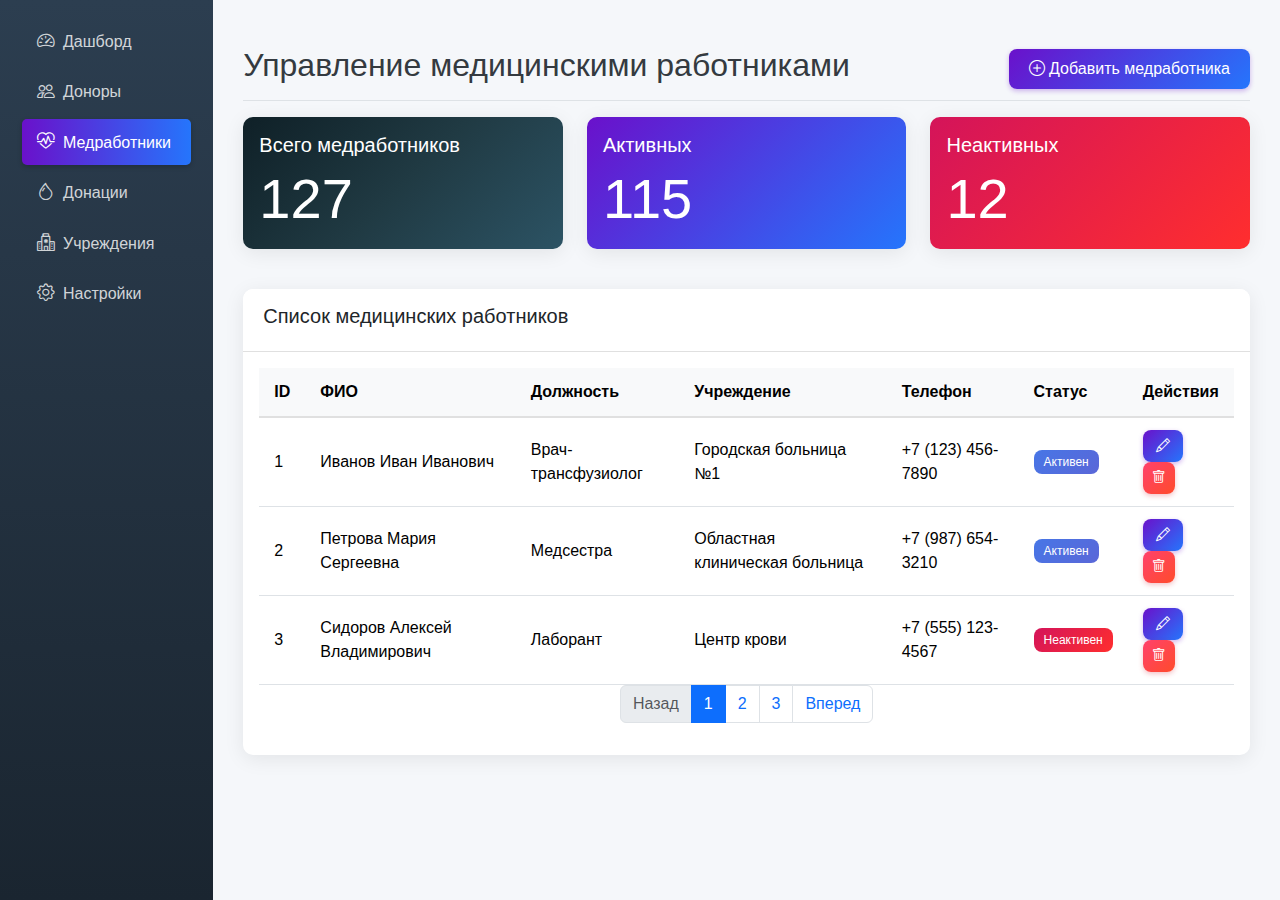
<file: fronted/others_str/admin_dashboard.html>
<!DOCTYPE html>
<html lang="ru">
<head>
    <meta charset="UTF-8">
    <meta name="viewport" content="width=device-width, initial-scale=1.0">
    <title>Админ-панель - Медработники</title>
    <link href="https://cdn.jsdelivr.net/npm/bootstrap@5.3.0/dist/css/bootstrap.min.css" rel="stylesheet">
    <link rel="stylesheet" href="https://cdn.jsdelivr.net/npm/bootstrap-icons@1.10.0/font/bootstrap-icons.css">
    <style>
        :root {
          --primary-color: #6a11cb;
          --secondary-color: #2575fc;
          --sidebar-bg: #2c3e50;
          --sidebar-active: #6a11cb;
          --card-bg: #ffffff;
          --table-header: #f8f9fa;
          --success-color: #4776e6; /* Синий вместо зеленого */
          --warning-color: #ff7e5f;
          --danger-color: #dc3545;
          --text-dark: #343a40;
          --text-light: #f8f9fa;
          --border-color: #e0e0e0;
        }

        body {
          background-color: #f5f7fa;
          font-family: 'Segoe UI', Tahoma, Geneva, Verdana, sans-serif;
          color: var(--text-dark);
        }

        .sidebar {
          min-height: 100vh;
          background: linear-gradient(180deg, var(--sidebar-bg) 0%, #1a2530 100%);
          box-shadow: 2px 0 10px rgba(0, 0, 0, 0.1);
        }

        .sidebar .nav-link {
          color: rgba(255, 255, 255, 0.8);
          border-radius: 5px;
          margin: 2px 10px;
          padding: 10px 15px;
          transition: all 0.3s ease;
        }

        .sidebar .nav-link:hover {
          color: white;
          background-color: rgba(255, 255, 255, 0.1);
        }

        .sidebar .nav-link.active {
          color: white;
          background: linear-gradient(90deg, var(--primary-color) 0%, var(--secondary-color) 100%);
          box-shadow: 0 2px 5px rgba(0, 0, 0, 0.2);
        }

        .sidebar .nav-link i {
          margin-right: 10px;
          font-size: 1.1rem;
        }

        .main-content {
          padding: 30px;
          background-color: #f5f7fa;
        }

        .card {
          border: none;
          border-radius: 10px;
          box-shadow: 0 4px 20px rgba(0, 0, 0, 0.08);
          background-color: var(--card-bg);
          margin-bottom: 20px;
          transition: transform 0.3s ease, box-shadow 0.3s ease;
        }

        .card:hover {
          transform: translateY(-2px);
          box-shadow: 0 6px 25px rgba(0, 0, 0, 0.12);
        }

        .card-header {
          background-color: white;
          border-bottom: 1px solid var(--border-color);
          font-weight: 600;
          padding: 15px 20px;
          border-radius: 10px 10px 0 0 !important;
        }

        .btn-primary {
          background: linear-gradient(135deg, var(--primary-color) 0%, var(--secondary-color) 100%);
          border: none;
          padding: 8px 20px;
          border-radius: 8px;
          box-shadow: 0 2px 5px rgba(106, 17, 203, 0.3);
        }

        .btn-primary:hover {
          background: linear-gradient(135deg, #5a0cb3 0%, #1a65e8 100%);
          transform: translateY(-1px);
          box-shadow: 0 4px 8px rgba(106, 17, 203, 0.4);
        }

        .btn-outline-primary {
          border-color: var(--primary-color);
          color: var(--primary-color);
        }

        .btn-outline-primary:hover {
          background-color: var(--primary-color);
          border-color: var(--primary-color);
        }

        .btn-danger {
          background: linear-gradient(135deg, #ff416c 0%, #ff4b2b 100%);
          border: none;
          box-shadow: 0 2px 5px rgba(220, 53, 69, 0.3);
        }

        .btn-danger:hover {
          background: linear-gradient(135deg, #e03a5f 0%, #e04328 100%);
        }

        .card.text-white.bg-primary {
        background: linear-gradient(135deg, #0f2027 0%, #203a43 50%, #2c5364 100%);}
        .card.text-white.bg-success {
          background: linear-gradient(135deg, #6a11cb 0%, #2575fc 100%) !important; /* Фиолетово-голубой */
        }

        .card.text-white.bg-warning {
          background: linear-gradient(135deg, #d4145a 0%, #ff2e2e 100%) !important; /* Ярко-красный градиент */
        }

        .table {
          margin-bottom: 0;
        }

        .table thead th {
          background-color: var(--table-header);
          border-bottom: 2px solid var(--border-color);
          font-weight: 600;
          padding: 12px 15px;
        }

        .table tbody tr {
          transition: background-color 0.2s ease;
        }

        .table tbody tr:hover {
          background-color: rgba(106, 17, 203, 0.05);
        }

        .table td {
          padding: 12px 15px;
          vertical-align: middle;
        }

        .badge {
          padding: 6px 10px;
          font-weight: 500;
          border-radius: 8px;
        }

        .badge.bg-success {
          background: linear-gradient(135deg, var(--success-color) 0%, #5a67d8 100%);
          color: white;
        }

        .badge.bg-warning {
          background: linear-gradient(135deg, #d4145a 0%, #ff2e2e 100%) !important; /* Ярко-красный градиент */
          color: white;
        }

        .modal-content {
          border: none;
          border-radius: 12px;
          box-shadow: 0 10px 30px rgba(0, 0, 0, 0.15);
        }

        .modal-header {
          background: linear-gradient(135deg, var(--primary-color) 0%, var(--secondary-color) 100%);
          color: white;
          border-radius: 12px 12px 0 0 !important;
          padding: 15px 20px;
        }

        .modal-title {
          font-weight: 600;
        }

        .form-control, .form-select {
          border: 1px solid var(--border-color);
          border-radius: 8px;
          padding: 10px 15px;
          transition: border-color 0.3s ease, box-shadow 0.3s ease;
        }

        .form-control:focus, .form-select:focus {
          border-color: var(--primary-color);
          box-shadow: 0 0 0 0.25rem rgba(106, 17, 203, 0.25);
        }

        .stat-card {
          border-radius: 12px;
          overflow: hidden;
          transition: transform 0.3s ease;
        }

        .stat-card:hover {
          transform: translateY(-5px);
        }

        .stat-card .card-body {
          padding: 20px;
        }

        .stat-card .card-title {
          font-size: 1rem;
          opacity: 0.9;
          margin-bottom: 10px;
        }

        .stat-card .card-text {
          font-size: 2rem;
          font-weight: 700;
        }

        .action-btn {
          width: 32px;
          height: 32px;
          display: inline-flex;
          align-items: center;
          justify-content: center;
          border-radius: 8px;
          transition: all 0.2s ease;
        }

        .action-btn:hover {
          transform: scale(1.1);
        }

        @media (max-width: 768px) {
          .main-content {
            padding: 15px;
          }

          .sidebar {
            position: fixed;
            z-index: 1000;
            width: 250px;
            transform: translateX(-100%);
            transition: transform 0.3s ease;
          }

          .sidebar.show {
            transform: translateX(0);
          }

          .stat-card .card-text {
            font-size: 1.5rem;
          }
        }
    </style>
</head>
<body>
    <div class="container-fluid">
        <div class="row">
            <div class="col-md-3 col-lg-2 d-md-block sidebar collapse bg-dark">
                <div class="position-sticky pt-3">
                    <ul class="nav flex-column">
                        <li class="nav-item">
                            <a class="nav-link" href="#">
                                <i class="bi bi-speedometer2 me-2"></i>Дашборд
                            </a>
                        </li>
                        <li class="nav-item">
                            <a class="nav-link" href="#">
                                <i class="bi bi-people me-2"></i>Доноры
                            </a>
                        </li>
                        <li class="nav-item">
                            <a class="nav-link active" href="#">
                                <i class="bi bi-heart-pulse me-2"></i>Медработники
                            </a>
                        </li>
                        <li class="nav-item">
                            <a class="nav-link" href="#">
                                <i class="bi bi-droplet me-2"></i>Донации
                            </a>
                        </li>
                        <li class="nav-item">
                            <a class="nav-link" href="#">
                                <i class="bi bi-hospital me-2"></i>Учреждения
                            </a>
                        </li>
                        <li class="nav-item">
                            <a class="nav-link" href="#">
                                <i class="bi bi-gear me-2"></i>Настройки
                            </a>
                        </li>
                    </ul>
                </div>
            </div>

            <main class="col-md-9 ms-sm-auto col-lg-10 main-content">
                <div class="d-flex justify-content-between flex-wrap flex-md-nowrap align-items-center pt-3 pb-2 mb-3 border-bottom">
                    <h1 class="h2">Управление медицинскими работниками</h1>
                    <div class="btn-toolbar mb-2 mb-md-0">
                        <button class="btn btn-primary" data-bs-toggle="modal" data-bs-target="#addMedicalWorkerModal">
                            <i class="bi bi-plus-circle"></i> Добавить медработника
                        </button>
                    </div>
                </div>

                <div class="row mb-4">
                    <div class="col-md-4">
                        <div class="card text-white bg-primary mb-3">
                            <div class="card-body">
                                <h5 class="card-title">Всего медработников</h5>
                                <p class="card-text display-4">127</p>
                            </div>
                        </div>
                    </div>
                    <div class="col-md-4">
                        <div class="card text-white bg-success mb-3">
                            <div class="card-body">
                                <h5 class="card-title">Активных</h5>
                                <p class="card-text display-4">115</p>
                            </div>
                        </div>
                    </div>
                    <div class="col-md-4">
                        <div class="card text-white bg-warning mb-3">
                            <div class="card-body">
                                <h5 class="card-title">Неактивных</h5>
                                <p class="card-text display-4">12</p>
                            </div>
                        </div>
                    </div>
                </div>

                <div class="card">
                    <div class="card-header">
                        <h5 class="card-title">Список медицинских работников</h5>
                    </div>
                    <div class="card-body">
                        <div class="table-responsive">
                            <table class="table table-hover">
                                <thead>
                                    <tr>
                                        <th>ID</th>
                                        <th>ФИО</th>
                                        <th>Должность</th>
                                        <th>Учреждение</th>
                                        <th>Телефон</th>
                                        <th>Статус</th>
                                        <th>Действия</th>
                                    </tr>
                                </thead>
                                <tbody>
                                    <tr>
                                        <td>1</td>
                                        <td>Иванов Иван Иванович</td>
                                        <td>Врач-трансфузиолог</td>
                                        <td>Городская больница №1</td>
                                        <td>+7 (123) 456-7890</td>
                                        <td><span class="badge bg-success">Активен</span></td>
                                        <td>
                                            <button class="btn btn-sm btn-primary action-btn" data-bs-toggle="modal" data-bs-target="#editMedicalWorkerModal">
                                                <i class="bi bi-pencil"></i>
                                            </button>
                                            <button class="btn btn-sm btn-danger action-btn">
                                                <i class="bi bi-trash"></i>
                                            </button>
                                        </td>
                                    </tr>
                                    <tr>
                                        <td>2</td>
                                        <td>Петрова Мария Сергеевна</td>
                                        <td>Медсестра</td>
                                        <td>Областная клиническая больница</td>
                                        <td>+7 (987) 654-3210</td>
                                        <td><span class="badge bg-success">Активен</span></td>
                                        <td>
                                            <button class="btn btn-sm btn-primary action-btn" data-bs-toggle="modal" data-bs-target="#editMedicalWorkerModal">
                                                <i class="bi bi-pencil"></i>
                                            </button>
                                            <button class="btn btn-sm btn-danger action-btn">
                                                <i class="bi bi-trash"></i>
                                            </button>
                                        </td>
                                    </tr>
                                    <tr>
                                        <td>3</td>
                                        <td>Сидоров Алексей Владимирович</td>
                                        <td>Лаборант</td>
                                        <td>Центр крови</td>
                                        <td>+7 (555) 123-4567</td>
                                        <td><span class="badge bg-warning">Неактивен</span></td>
                                        <td>
                                            <button class="btn btn-sm btn-primary action-btn" data-bs-toggle="modal" data-bs-target="#editMedicalWorkerModal">
                                                <i class="bi bi-pencil"></i>
                                            </button>
                                            <button class="btn btn-sm btn-danger action-btn">
                                                <i class="bi bi-trash"></i>
                                            </button>
                                        </td>
                                    </tr>
                                </tbody>
                            </table>
                        </div>
                        <nav aria-label="Page navigation">
                            <ul class="pagination justify-content-center">
                                <li class="page-item disabled">
                                    <a class="page-link" href="#" tabindex="-1" aria-disabled="true">Назад</a>
                                </li>
                                <li class="page-item active"><a class="page-link" href="#">1</a></li>
                                <li class="page-item"><a class="page-link" href="#">2</a></li>
                                <li class="page-item"><a class="page-link" href="#">3</a></li>
                                <li class="page-item">
                                    <a class="page-link" href="#">Вперед</a>
                                </li>
                            </ul>
                        </nav>
                    </div>
                </div>
            </main>
        </div>
    </div>

    <!-- Add Medical Worker Modal -->
    <div class="modal fade" id="addMedicalWorkerModal" tabindex="-1" aria-labelledby="addMedicalWorkerModalLabel" aria-hidden="true">
        <div class="modal-dialog modal-lg">
            <div class="modal-content">
                <div class="modal-header">
                    <h5 class="modal-title" id="addMedicalWorkerModalLabel">Добавить медицинского работника</h5>
                    <button type="button" class="btn-close" data-bs-dismiss="modal" aria-label="Close"></button>
                </div>
                <div class="modal-body">
                    <form id="addMedicalWorkerForm">
                        <div class="row mb-3">
                            <div class="col-md-4">
                                <label for="surname" class="form-label">Фамилия</label>
                                <input type="text" class="form-control" id="surname" required>
                            </div>
                            <div class="col-md-4">
                                <label for="name" class="form-label">Имя</label>
                                <input type="text" class="form-control" id="name" required>
                            </div>
                            <div class="col-md-4">
                                <label for="namedad" class="form-label">Отчество</label>
                                <input type="text" class="form-control" id="namedad">
                            </div>
                        </div>
                        <div class="row mb-3">
                            <div class="col-md-6">
                                <label for="email" class="form-label">Email</label>
                                <input type="email" class="form-control" id="email" required>
                            </div>
                            <div class="col-md-6">
                                <label for="password" class="form-label">Пароль</label>
                                <input type="password" class="form-control" id="password" required>
                            </div>
                        </div>
                        <div class="row mb-3">
                            <div class="col-md-6">
                                <label for="jobTitle" class="form-label">Должность</label>
                                <input type="text" class="form-control" id="jobTitle" required>
                            </div>
                            <div class="col-md-6">
                                <label for="hospital" class="form-label">Учреждение</label>
                                <select class="form-select" id="hospital" required>
                                    <option value="" selected disabled>Выберите учреждение</option>
                                    <option value="1">Городская больница №1</option>
                                    <option value="2">Областная клиническая больница</option>
                                    <option value="3">Центр крови</option>
                                    <option value="4">Детская городская больница</option>
                                </select>
                            </div>
                        </div>
                        <div class="row mb-3">
                            <div class="col-md-6">
                                <label for="phone" class="form-label">Телефон</label>
                                <input type="tel" class="form-control" id="phone" required>
                            </div>
                            <div class="col-md-6">
                                <label for="status" class="form-label">Статус</label>
                                <select class="form-select" id="status" required>
                                    <option value="active" selected>Активен</option>
                                    <option value="inactive">Неактивен</option>
                                </select>
                            </div>
                        </div>
                    </form>
                </div>
                <div class="modal-footer">
                    <button type="button" class="btn btn-secondary" data-bs-dismiss="modal">Отмена</button>
                    <button type="button" class="btn btn-primary">Сохранить</button>
                </div>
            </div>
        </div>
    </div>

    <div class="modal fade" id="editMedicalWorkerModal" tabindex="-1" aria-labelledby="editMedicalWorkerModalLabel" aria-hidden="true">
        <div class="modal-dialog modal-lg">
            <div class="modal-content">
                <div class="modal-header">
                    <h5 class="modal-title" id="editMedicalWorkerModalLabel">Редактировать медицинского работника</h5>
                    <button type="button" class="btn-close" data-bs-dismiss="modal" aria-label="Close"></button>
                </div>
                <div class="modal-body">
                    <form id="editMedicalWorkerForm">
                        <div class="row mb-3">
                            <div class="col-md-4">
                                <label for="editSurname" class="form-label">Фамилия</label>
                                <input type="text" class="form-control" id="editSurname" value="Иванов" required>
                            </div>
                            <div class="col-md-4">
                                <label for="editName" class="form-label">Имя</label>
                                <input type="text" class="form-control" id="editName" value="Иван" required>
                            </div>
                            <div class="col-md-4">
                                <label for="editNamedad" class="form-label">Отчество</label>
                                <input type="text" class="form-control" id="editNamedad" value="Иванович">
                            </div>
                        </div>
                        <div class="row mb-3">
                            <div class="col-md-6">
                                <label for="editEmail" class="form-label">Email</label>
                                <input type="email" class="form-control" id="editEmail" value="ivanov@example.com" required>
                            </div>
                            <div class="col-md-6">
                                <label for="editPassword" class="form-label">Пароль (оставьте пустым, чтобы не менять)</label>
                                <input type="password" class="form-control" id="editPassword">
                            </div>
                        </div>
                        <div class="row mb-3">
                            <div class="col-md-6">
                                <label for="editJobTitle" class="form-label">Должность</label>
                                <input type="text" class="form-control" id="editJobTitle" value="Врач-трансфузиолог" required>
                            </div>
                            <div class="col-md-6">
                                <label for="editHospital" class="form-label">Учреждение</label>
                                <select class="form-select" id="editHospital" required>
                                    <option value="1" selected>Городская больница №1</option>
                                    <option value="2">Областная клиническая больница</option>
                                    <option value="3">Центр крови</option>
                                    <option value="4">Детская городская больница</option>
                                </select>
                            </div>
                        </div>
                        <div class="row mb-3">
                            <div class="col-md-6">
                                <label for="editPhone" class="form-label">Телефон</label>
                                <input type="tel" class="form-control" id="editPhone" value="+7 (123) 456-7890" required>
                            </div>
                            <div class="col-md-6">
                                <label for="editStatus" class="form-label">Статус</label>
                                <select class="form-select" id="editStatus" required>
                                    <option value="active" selected>Активен</option>
                                    <option value="inactive">Неактивен</option>
                                </select>
                            </div>
                        </div>
                    </form>
                </div>
                <div class="modal-footer">
                    <button type="button" class="btn btn-secondary" data-bs-dismiss="modal">Отмена</button>
                    <button type="button" class="btn btn-primary">Сохранить изменения</button>
                </div>
            </div>
        </div>
    </div>

    <div class="modal fade" id="deleteConfirmationModal" tabindex="-1" aria-labelledby="deleteConfirmationModalLabel" aria-hidden="true">
        <div class="modal-dialog">
            <div class="modal-content">
                <div class="modal-header">
                    <h5 class="modal-title" id="deleteConfirmationModalLabel">Подтверждение удаления</h5>
                    <button type="button" class="btn-close" data-bs-dismiss="modal" aria-label="Close"></button>
                </div>
                <div class="modal-body">
                    Вы уверены, что хотите удалить этого медицинского работника? Это действие нельзя отменить.
                </div>
                <div class="modal-footer">
                    <button type="button" class="btn btn-secondary" data-bs-dismiss="modal">Отмена</button>
                    <button type="button" class="btn btn-danger">Удалить</button>
                </div>
            </div>
        </div>
    </div>

    <script src="https://cdn.jsdelivr.net/npm/bootstrap@5.3.0/dist/js/bootstrap.bundle.min.js"></script>
    <script>
        // Здесь будет JavaScript код для работы с API
        document.addEventListener('DOMContentLoaded', function() {
            // Инициализация модальных окон и обработчиков событий

            // Пример обработчика для кнопки удаления
            document.querySelectorAll('.btn-danger').forEach(button => {
                button.addEventListener('click', function() {
                    const medicalWorkerId = this.closest('tr').querySelector('td').textContent;
                    const medicalWorkerName = this.closest('tr').querySelectorAll('td')[1].textContent;

                    // Можно установить имя в модальное окно подтверждения
                    const modal = new bootstrap.Modal(document.getElementById('deleteConfirmationModal'));
                    modal.show();
                });
            });

            // Обработчики для форм добавления/редактирования
            // Здесь должна быть логика отправки данных на сервер
        });
    </script>
</body>
</html>
</file>
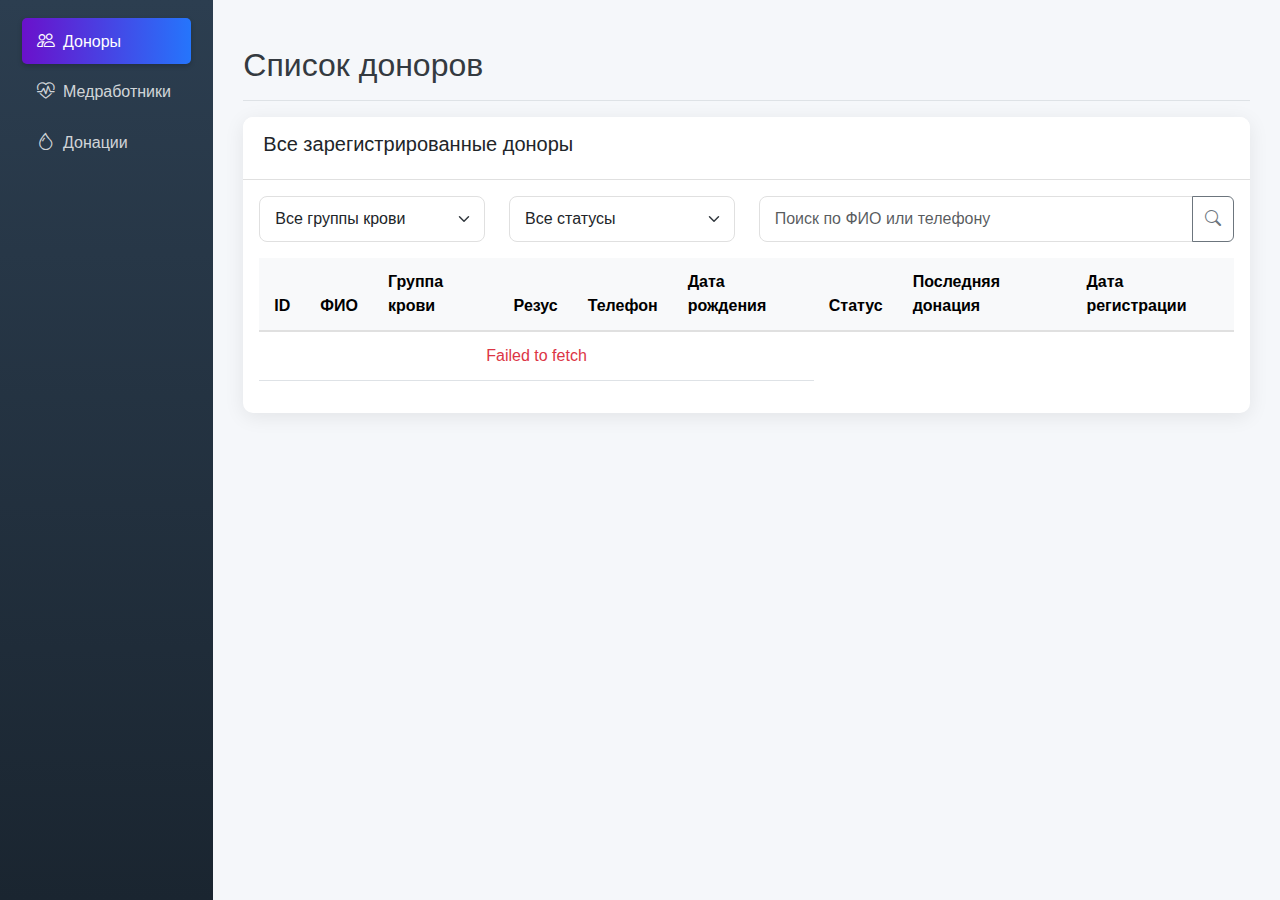
<file: fronted/others_str/admin_spisok_donors.html>
<!DOCTYPE html>
<html lang="ru">
	<head>
		<meta charset="UTF-8" />
		<meta name="viewport" content="width=device-width, initial-scale=1.0" />
		<title>Админ-панель - Доноры</title>
		<link href="https://cdn.jsdelivr.net/npm/bootstrap@5.3.0/dist/css/bootstrap.min.css" rel="stylesheet" />
		<link rel="stylesheet" href="https://cdn.jsdelivr.net/npm/bootstrap-icons@1.10.0/font/bootstrap-icons.css" />
		<style>
			:root {
				--primary-color: #6a11cb;
				--secondary-color: #2575fc;
				--sidebar-bg: #2c3e50;
				--sidebar-active: #6a11cb;
				--card-bg: #ffffff;
				--table-header: #f8f9fa;
				--success-color: #4776e6; /* Синий вместо зеленого */
				--warning-color: #ff7e5f;
				--danger-color: #dc3545;
				--text-dark: #343a40;
				--text-light: #f8f9fa;
				--border-color: #e0e0e0;
			}

			body {
				background-color: #f5f7fa;
				font-family: 'Segoe UI', Tahoma, Geneva, Verdana, sans-serif;
				color: var(--text-dark);
			}

			.sidebar {
				min-height: 100vh;
				background: linear-gradient(180deg, var(--sidebar-bg) 0%, #1a2530 100%);
				box-shadow: 2px 0 10px rgba(0, 0, 0, 0.1);
			}

			.sidebar .nav-link {
				color: rgba(255, 255, 255, 0.8);
				border-radius: 5px;
				margin: 2px 10px;
				padding: 10px 15px;
				transition: all 0.3s ease;
			}

			.sidebar .nav-link:hover {
				color: white;
				background-color: rgba(255, 255, 255, 0.1);
			}

			.sidebar .nav-link.active {
				color: white;
				background: linear-gradient(90deg, var(--primary-color) 0%, var(--secondary-color) 100%);
				box-shadow: 0 2px 5px rgba(0, 0, 0, 0.2);
			}

			.sidebar .nav-link i {
				margin-right: 10px;
				font-size: 1.1rem;
			}

			.main-content {
				padding: 30px;
				background-color: #f5f7fa;
			}

			.card {
				border: none;
				border-radius: 10px;
				box-shadow: 0 4px 20px rgba(0, 0, 0, 0.08);
				background-color: var(--card-bg);
				margin-bottom: 20px;
				transition: transform 0.3s ease, box-shadow 0.3s ease;
			}

			.card:hover {
				transform: translateY(-2px);
				box-shadow: 0 6px 25px rgba(0, 0, 0, 0.12);
			}

			.card-header {
				background-color: white;
				border-bottom: 1px solid var(--border-color);
				font-weight: 600;
				padding: 15px 20px;
				border-radius: 10px 10px 0 0 !important;
			}

			.btn-primary {
				background: linear-gradient(135deg, var(--primary-color) 0%, var(--secondary-color) 100%);
				border: none;
				padding: 8px 20px;
				border-radius: 8px;
				box-shadow: 0 2px 5px rgba(106, 17, 203, 0.3);
			}

			.btn-primary:hover {
				background: linear-gradient(135deg, #5a0cb3 0%, #1a65e8 100%);
				transform: translateY(-1px);
				box-shadow: 0 4px 8px rgba(106, 17, 203, 0.4);
			}

			.btn-outline-primary {
				border-color: var(--primary-color);
				color: var(--primary-color);
			}

			.btn-outline-primary:hover {
				background-color: var(--primary-color);
				border-color: var(--primary-color);
			}

			.btn-danger {
				background: linear-gradient(135deg, #ff416c 0%, #ff4b2b 100%);
				border: none;
				box-shadow: 0 2px 5px rgba(220, 53, 69, 0.3);
			}

			.btn-danger:hover {
				background: linear-gradient(135deg, #e03a5f 0%, #e04328 100%);
			}

			.card.text-white.bg-primary {
				background: linear-gradient(135deg, #0f2027 0%, #203a43 50%, #2c5364 100%);
			}
			.card.text-white.bg-success {
				background: linear-gradient(135deg, #6a11cb 0%, #2575fc 100%) !important; /* Фиолетово-голубой */
			}

			.card.text-white.bg-warning {
				background: linear-gradient(135deg, #d4145a 0%, #ff2e2e 100%) !important; /* Ярко-красный градиент */
			}

			.table {
				margin-bottom: 0;
			}

			.table thead th {
				background-color: var(--table-header);
				border-bottom: 2px solid var(--border-color);
				font-weight: 600;
				padding: 12px 15px;
			}

			.table tbody tr {
				transition: background-color 0.2s ease;
			}

			.table tbody tr:hover {
				background-color: rgba(106, 17, 203, 0.05);
			}

			.table td {
				padding: 12px 15px;
				vertical-align: middle;
			}

			.badge {
				padding: 6px 10px;
				font-weight: 500;
				border-radius: 8px;
			}

			.badge.bg-success {
				background: linear-gradient(135deg, var(--success-color) 0%, #5a67d8 100%);
				color: white;
			}

			.badge.bg-warning {
				background: linear-gradient(135deg, #d4145a 0%, #ff2e2e 100%) !important; /* Ярко-красный градиент */
				color: white;
			}

			.modal-content {
				border: none;
				border-radius: 12px;
				box-shadow: 0 10px 30px rgba(0, 0, 0, 0.15);
			}

			.modal-header {
				background: linear-gradient(135deg, var(--primary-color) 0%, var(--secondary-color) 100%);
				color: white;
				border-radius: 12px 12px 0 0 !important;
				padding: 15px 20px;
			}

			.modal-title {
				font-weight: 600;
			}

			.form-control,
			.form-select {
				border: 1px solid var(--border-color);
				border-radius: 8px;
				padding: 10px 15px;
				transition: border-color 0.3s ease, box-shadow 0.3s ease;
			}

			.form-control:focus,
			.form-select:focus {
				border-color: var(--primary-color);
				box-shadow: 0 0 0 0.25rem rgba(106, 17, 203, 0.25);
			}

			.stat-card {
				border-radius: 12px;
				overflow: hidden;
				transition: transform 0.3s ease;
			}

			.stat-card:hover {
				transform: translateY(-5px);
			}

			.stat-card .card-body {
				padding: 20px;
			}

			.stat-card .card-title {
				font-size: 1rem;
				opacity: 0.9;
				margin-bottom: 10px;
			}

			.stat-card .card-text {
				font-size: 2rem;
				font-weight: 700;
			}

			.action-btn {
				width: 32px;
				height: 32px;
				display: inline-flex;
				align-items: center;
				justify-content: center;
				border-radius: 8px;
				transition: all 0.2s ease;
			}

			.action-btn:hover {
				transform: scale(1.1);
			}

			@media (max-width: 768px) {
				.main-content {
					padding: 15px;
				}

				.sidebar {
					position: fixed;
					z-index: 1000;
					width: 250px;
					transform: translateX(-100%);
					transition: transform 0.3s ease;
				}

				.sidebar.show {
					transform: translateX(0);
				}

				.stat-card .card-text {
					font-size: 1.5rem;
				}
			}
		</style>
	</head>
	<body>
		<div class="container-fluid">
			<div class="row">
				<div class="col-md-3 col-lg-2 d-md-block sidebar collapse bg-dark show">
					<div class="position-sticky pt-3">
						<ul class="nav flex-column">
							<li class="nav-item">
								<a class="nav-link active" href="#"><i class="bi bi-people me-2"></i>Доноры</a>
							</li>
							<li class="nav-item">
								<a class="nav-link" href="./admin_dashboard.html"><i class="bi bi-heart-pulse me-2"></i>Медработники</a>
							</li>
							<li class="nav-item">
								<a class="nav-link" href="./donat_admin.html"><i class="bi bi-droplet me-2"></i>Донации</a>
							</li>
						</ul>
					</div>
				</div>

				<main class="col-md-9 ms-sm-auto col-lg-10 main-content">
					<div
						class="d-flex justify-content-between flex-wrap flex-md-nowrap align-items-center pt-3 pb-2 mb-3 border-bottom"
					>
						<h1 class="h2">Список доноров</h1>
					</div>
					<div class="card">
						<div class="card-header">
							<h5 class="card-title">Все зарегистрированные доноры</h5>
						</div>
						<div class="card-body">
							<div class="row mb-3">
								<div class="col-md-3">
									<select class="form-select" id="bloodGroupFilter">
										<option value="">Все группы крови</option>
										<option value="A_POSITIVE">A+</option>
										<option value="A_NEGATIVE">A-</option>
										<option value="B_POSITIVE">B+</option>
										<option value="B_NEGATIVE">B-</option>
										<option value="AB_POSITIVE">AB+</option>
										<option value="AB_NEGATIVE">AB-</option>
										<option value="O_POSITIVE">O+</option>
										<option value="O_NEGATIVE">O-</option>
									</select>
								</div>
								<div class="col-md-3">
									<select class="form-select" id="verificationFilter">
										<option value="">Все статусы</option>
										<option value="true">Подтвержденные</option>
										<option value="false">Не подтвержденные</option>
									</select>
								</div>
								<div class="col-md-6">
									<div class="input-group">
										<input type="text" class="form-control" id="searchInput" placeholder="Поиск по ФИО или телефону" />
										<button class="btn btn-outline-secondary" type="button" id="searchButton">
											<i class="bi bi-search"></i>
										</button>
									</div>
								</div>
							</div>

							<div class="table-responsive">
								<table class="table table-hover" id="donorsTable">
									<thead>
										<tr>
											<th>ID</th>
											<th>ФИО</th>
											<th>Группа крови</th>
											<th>Резус</th>
											<th>Телефон</th>
											<th>Дата рождения</th>
											<th>Статус</th>
											<th>Последняя донация</th>
											<th>Дата регистрации</th>
										</tr>
									</thead>
									<tbody id="donorsTableBody"></tbody>
								</table>
							</div>
							<nav aria-label="Page navigation">
								<ul class="pagination justify-content-center" id="donorsPagination"></ul>
							</nav>
						</div>
					</div>
				</main>
			</div>
		</div>
		<script>
			const API_BASE_URL = 'http://127.0.0.1:8000'
			const API_TOKEN = localStorage.getItem('access_token')

			let currentPage = 1
			const donorsPerPage = 10
			let totalDonors = 0
			let donorsData = []

			document.addEventListener('DOMContentLoaded', function () {
				loadDonors()
			})

			async function loadDonors(page = 1) {
				try {
					document.getElementById('donorsTableBody').innerHTML =
						'<tr><td colspan="6" class="text-center">Загрузка данных...</td></tr>'

					const response = await fetch(
						`${API_BASE_URL}/med_work/get_all_donors?page=${page}&per_page=${donorsPerPage}`,
						{
							method: 'GET',
							headers: {
								Authorization: `Bearer ${API_TOKEN}`,
								'Content-Type': 'application/json',
							},
						}
					)

					if (!response.ok) {
						const errorText = await response.text()
						throw new Error(`Ошибка ${response.status}: ${errorText || 'Неизвестная ошибка сервера'}`)
					}

					const data = await response.json()

					if (!data || !Array.isArray(data)) {
						throw new Error('Некорректный формат данных от сервера')
					}

					donorsData = data
					totalDonors = data.length

					updateDonorsTable(donorsData)
					updatePagination()
				} catch (error) {
					console.error('Ошибка при загрузке доноров:', error)
					document.getElementById(
						'donorsTableBody'
					).innerHTML = `<tr><td colspan="6" class="text-center text-danger">${error.message}</td></tr>`
				}
			}
			function formatBloodGroup(bloodGroup) {
				if (!bloodGroup) return 'Не указана'

				switch (bloodGroup) {
					case 'A_POSITIVE':
						return 'A+'
					case 'A_NEGATIVE':
						return 'A-'
					case 'B_POSITIVE':
						return 'B+'
					case 'B_NEGATIVE':
						return 'B-'
					case 'AB_POSITIVE':
						return 'AB+'
					case 'AB_NEGATIVE':
						return 'AB-'
					case 'O_POSITIVE':
						return 'O+'
					case 'O_NEGATIVE':
						return 'O-'
					default:
						return bloodGroup // Если неизвестный формат — вернуть как есть
				}
			}

			function updateDonorsTable(data) {
				const tableBody = document.getElementById('donorsTableBody')
				tableBody.innerHTML = ''

				if (!data || data.length === 0) {
					tableBody.innerHTML = '<tr><td colspan="6" class="text-center">Нет данных о донорах</td></tr>'
					return
				}

				data.forEach(donor => {
					const row = document.createElement('tr')

					const regDate = new Date(donor.created_at)
					const formattedDate = regDate.toLocaleDateString('ru-RU')

					const bloodGroup = donor.blood_group || 'Не указана'
					const [bloodType, rhFactor] = bloodGroup.includes('_') ? bloodGroup.split('_') : [bloodGroup, '+']

					const phone = donor.phone || ''
					const formattedPhone = phone
						? `+7 ${phone.substring(1, 4)} ${phone.substring(4, 7)}-${phone.substring(7, 9)}-${phone.substring(9)}`
						: 'Не указан'
					row.innerHTML = `
							<td>${donor.id}</td>
							<td>${donor.surname} ${donor.name} ${donor.namedad || ''}</td>
							<td>${formatBloodGroup(donor.blood_group)}</td>
							<td>${donor.is_verified ? 'Не подтверждён' : 'Подтверждён'}</td>
							<td>${donor.phone || '—'}</td>
							<td>${new Date(donor.date_birth).toLocaleDateString('ru-RU')}</td>
							<td>${donor.is_active ? 'Активен' : 'Не активен'}</td>
							<td>${donor.last_donation_date ? new Date(donor.last_donation_date).toLocaleDateString('ru-RU') : 'Нет данных'}</td>
							<td>${donor.created_at}
					`

					tableBody.appendChild(row)
				})
			}

			function updatePagination() {
				const pagination = document.getElementById('donorsPagination')
				pagination.innerHTML = ''

				const totalPages = Math.ceil(totalDonors / donorsPerPage)

				const prevLi = document.createElement('li')
				prevLi.className = `page-item ${currentPage === 1 ? 'disabled' : ''}`
				prevLi.innerHTML = `<a class="page-link" href="#">Назад</a>`
				prevLi.addEventListener('click', e => {
					e.preventDefault()
					if (currentPage > 1) loadDonors(currentPage - 1)
				})
				pagination.appendChild(prevLi)

				for (let i = 1; i <= totalPages; i++) {
					const pageLi = document.createElement('li')
					pageLi.className = `page-item ${i === currentPage ? 'active' : ''}`
					pageLi.innerHTML = `<a class="page-link" href="#">${i}</a>`
					pageLi.addEventListener('click', e => {
						e.preventDefault()
						loadDonors(i)
					})
					pagination.appendChild(pageLi)
				}

				const nextLi = document.createElement('li')
				nextLi.className = `page-item ${currentPage === totalPages ? 'disabled' : ''}`
				nextLi.innerHTML = `<a class="page-link" href="#">Вперед</a>`
				nextLi.addEventListener('click', e => {
					e.preventDefault()
					if (currentPage < totalPages) loadDonors(currentPage + 1)
				})
				pagination.appendChild(nextLi)
			}

			// Добавляем обработчик для фильтров (пример для группы крови)
			document.getElementById('bloodGroupFilter').addEventListener('change', function () {
				currentPage = 1
				loadDonors(currentPage)
			})
		</script>
		<script src="https://cdn.jsdelivr.net/npm/bootstrap@5.3.0/dist/js/bootstrap.bundle.min.js"></script>
	</body>
</html>
</file>
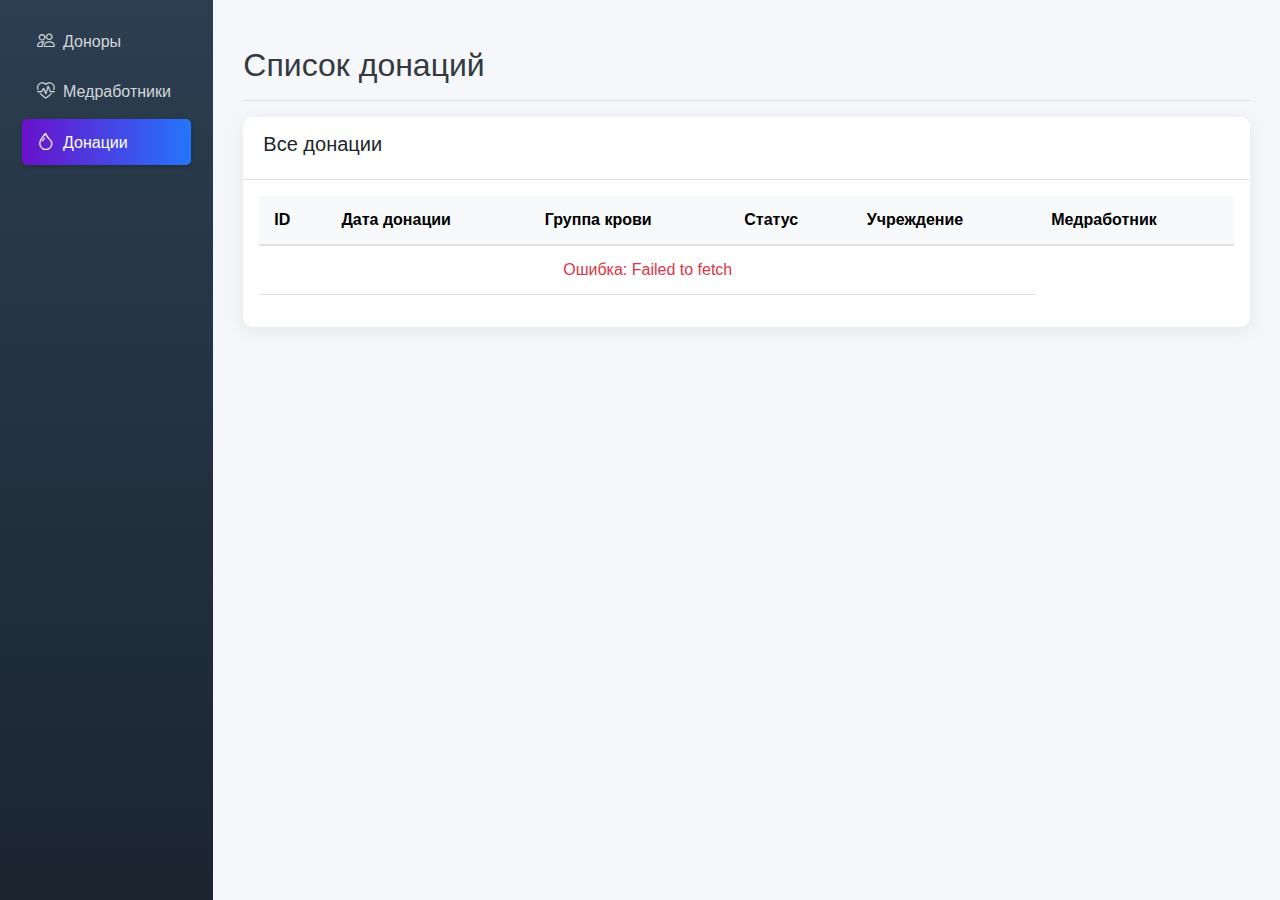
<file: fronted/others_str/donat_admin.html>
<!DOCTYPE html>
<html lang="ru">
	<head>
		<meta charset="UTF-8" />
		<meta name="viewport" content="width=device-width, initial-scale=1.0" />
		<title>Админ-панель - Донации</title>
		<link href="https://cdn.jsdelivr.net/npm/bootstrap@5.3.0/dist/css/bootstrap.min.css" rel="stylesheet" />
		<link rel="stylesheet" href="https://cdn.jsdelivr.net/npm/bootstrap-icons@1.10.0/font/bootstrap-icons.css" />
		<style>
			:root {
				--primary-color: #6a11cb;
				--secondary-color: #2575fc;
				--sidebar-bg: #2c3e50;
				--sidebar-active: #6a11cb;
				--card-bg: #ffffff;
				--table-header: #f8f9fa;
				--success-color: #4776e6; /* Синий вместо зеленого */
				--warning-color: #ff7e5f;
				--danger-color: #dc3545;
				--text-dark: #343a40;
				--text-light: #f8f9fa;
				--border-color: #e0e0e0;
			}

			body {
				background-color: #f5f7fa;
				font-family: 'Segoe UI', Tahoma, Geneva, Verdana, sans-serif;
				color: var(--text-dark);
			}

			.sidebar {
				min-height: 100vh;
				background: linear-gradient(180deg, var(--sidebar-bg) 0%, #1a2530 100%);
				box-shadow: 2px 0 10px rgba(0, 0, 0, 0.1);
			}

			.sidebar .nav-link {
				color: rgba(255, 255, 255, 0.8);
				border-radius: 5px;
				margin: 2px 10px;
				padding: 10px 15px;
				transition: all 0.3s ease;
			}

			.sidebar .nav-link:hover {
				color: white;
				background-color: rgba(255, 255, 255, 0.1);
			}

			.sidebar .nav-link.active {
				color: white;
				background: linear-gradient(90deg, var(--primary-color) 0%, var(--secondary-color) 100%);
				box-shadow: 0 2px 5px rgba(0, 0, 0, 0.2);
			}

			.sidebar .nav-link i {
				margin-right: 10px;
				font-size: 1.1rem;
			}

			.main-content {
				padding: 30px;
				background-color: #f5f7fa;
			}

			.card {
				border: none;
				border-radius: 10px;
				box-shadow: 0 4px 20px rgba(0, 0, 0, 0.08);
				background-color: var(--card-bg);
				margin-bottom: 20px;
				transition: transform 0.3s ease, box-shadow 0.3s ease;
			}

			.card:hover {
				transform: translateY(-2px);
				box-shadow: 0 6px 25px rgba(0, 0, 0, 0.12);
			}

			.card-header {
				background-color: white;
				border-bottom: 1px solid var(--border-color);
				font-weight: 600;
				padding: 15px 20px;
				border-radius: 10px 10px 0 0 !important;
			}

			.btn-primary {
				background: linear-gradient(135deg, var(--primary-color) 0%, var(--secondary-color) 100%);
				border: none;
				padding: 8px 20px;
				border-radius: 8px;
				box-shadow: 0 2px 5px rgba(106, 17, 203, 0.3);
			}

			.btn-primary:hover {
				background: linear-gradient(135deg, #5a0cb3 0%, #1a65e8 100%);
				transform: translateY(-1px);
				box-shadow: 0 4px 8px rgba(106, 17, 203, 0.4);
			}

			.btn-outline-primary {
				border-color: var(--primary-color);
				color: var(--primary-color);
			}

			.btn-outline-primary:hover {
				background-color: var(--primary-color);
				border-color: var(--primary-color);
			}

			.btn-danger {
				background: linear-gradient(135deg, #ff416c 0%, #ff4b2b 100%);
				border: none;
				box-shadow: 0 2px 5px rgba(220, 53, 69, 0.3);
			}

			.btn-danger:hover {
				background: linear-gradient(135deg, #e03a5f 0%, #e04328 100%);
			}

			.card.text-white.bg-primary {
				background: linear-gradient(135deg, #0f2027 0%, #203a43 50%, #2c5364 100%);
			}
			.card.text-white.bg-success {
				background: linear-gradient(135deg, #6a11cb 0%, #2575fc 100%) !important; /* Фиолетово-голубой */
			}

			.card.text-white.bg-warning {
				background: linear-gradient(135deg, #d4145a 0%, #ff2e2e 100%) !important; /* Ярко-красный градиент */
			}

			.table {
				margin-bottom: 0;
			}

			.table thead th {
				background-color: var(--table-header);
				border-bottom: 2px solid var(--border-color);
				font-weight: 600;
				padding: 12px 15px;
			}

			.table tbody tr {
				transition: background-color 0.2s ease;
			}

			.table tbody tr:hover {
				background-color: rgba(106, 17, 203, 0.05);
			}

			.table td {
				padding: 12px 15px;
				vertical-align: middle;
			}

			.badge {
				padding: 6px 10px;
				font-weight: 500;
				border-radius: 8px;
			}

			.badge.bg-success {
				background: linear-gradient(135deg, var(--success-color) 0%, #5a67d8 100%);
				color: white;
			}

			.badge.bg-warning {
				background: linear-gradient(135deg, #d4145a 0%, #ff2e2e 100%) !important; /* Ярко-красный градиент */
				color: white;
			}

			.modal-content {
				border: none;
				border-radius: 12px;
				box-shadow: 0 10px 30px rgba(0, 0, 0, 0.15);
			}

			.modal-header {
				background: linear-gradient(135deg, var(--primary-color) 0%, var(--secondary-color) 100%);
				color: white;
				border-radius: 12px 12px 0 0 !important;
				padding: 15px 20px;
			}

			.modal-title {
				font-weight: 600;
			}

			.form-control,
			.form-select {
				border: 1px solid var(--border-color);
				border-radius: 8px;
				padding: 10px 15px;
				transition: border-color 0.3s ease, box-shadow 0.3s ease;
			}

			.form-control:focus,
			.form-select:focus {
				border-color: var(--primary-color);
				box-shadow: 0 0 0 0.25rem rgba(106, 17, 203, 0.25);
			}

			.stat-card {
				border-radius: 12px;
				overflow: hidden;
				transition: transform 0.3s ease;
			}

			.stat-card:hover {
				transform: translateY(-5px);
			}

			.stat-card .card-body {
				padding: 20px;
			}

			.stat-card .card-title {
				font-size: 1rem;
				opacity: 0.9;
				margin-bottom: 10px;
			}

			.stat-card .card-text {
				font-size: 2rem;
				font-weight: 700;
			}

			.action-btn {
				width: 32px;
				height: 32px;
				display: inline-flex;
				align-items: center;
				justify-content: center;
				border-radius: 8px;
				transition: all 0.2s ease;
			}

			.action-btn:hover {
				transform: scale(1.1);
			}

			@media (max-width: 768px) {
				.main-content {
					padding: 15px;
				}

				.sidebar {
					position: fixed;
					z-index: 1000;
					width: 250px;
					transform: translateX(-100%);
					transition: transform 0.3s ease;
				}

				.sidebar.show {
					transform: translateX(0);
				}

				.stat-card .card-text {
					font-size: 1.5rem;
				}
			}
		</style>
	</head>
	<body>
		<div class="container-fluid">
			<div class="row">
				<div class="col-md-3 col-lg-2 d-md-block sidebar collapse bg-dark show">
					<div class="position-sticky pt-3">
						<ul class="nav flex-column">

							<li class="nav-item">
								<a class="nav-link" href="./admin_spisok_donors.html"><i class="bi bi-people me-2"></i>Доноры</a>
							</li>
							<li class="nav-item">
								<a class="nav-link" href="./admin_dashboard.html"><i class="bi bi-heart-pulse me-2"></i>Медработники</a>
							</li>
							<li class="nav-item">
								<a class="nav-link active" href="#"><i class="bi bi-droplet me-2"></i>Донации</a>
							</li>
						</ul>
					</div>
				</div>

       <main class="col-md-9 ms-sm-auto col-lg-10 main-content">
            <div class="d-flex justify-content-between flex-wrap flex-md-nowrap align-items-center pt-3 pb-2 mb-3 border-bottom">
                <h1 class="h2">Список донаций</h1>
            </div>
            <div class="card">
                <div class="card-header">
                    <h5 class="card-title">Все донации</h5>
                </div>
                <div class="card-body">
                    <div class="table-responsive">
                        <table class="table table-hover" id="donationsTable">
                            <thead>
                                <tr>
                                    <th>ID</th>
                                    <th>Дата донации</th>
									<th>Группа крови</th>
                                    <th>Статус</th>
                                    <th>Учреждение</th>
                                    <th>Медработник</th>
                                </tr>
                            </thead>
                            <tbody id="donationsTableBody">
                                <!-- Сюда будут добавляться строки через JS -->
                            </tbody>
                        </table>
                    </div>
                    <nav aria-label="Page navigation">
                        <ul class="pagination justify-content-center" id="donationsPagination">
                            <!-- Пагинация будет генерироваться через JavaScript -->
                        </ul>
                    </nav>
                </div>
            </div>
        </main>
			</div>
		</div>
		<script src="https://cdn.jsdelivr.net/npm/bootstrap@5.3.0/dist/js/bootstrap.bundle.min.js"></script>
	<script>
    const API_BASE_URL = 'http://127.0.0.1:8000';
    const API_TOKEN = localStorage.getItem('access_token');
    let currentPage = 1;

    document.addEventListener('DOMContentLoaded', () => {
        loadDonations();
    });

    async function loadDonations(page = 1) {
        try {
            const response = await fetch(`${API_BASE_URL}/med_work/get_all_donations`, {
                method: 'GET',
                headers: {
                    Authorization: `Bearer ${API_TOKEN}`,
                    'Content-Type': 'application/json'
                }
            });

            if (!response.ok) {
                throw new Error(`Ошибка сервера: ${response.status}`);
            }

            const donations = await response.json();

            updateDonationsTable(donations);
            updatePagination(donations.length);

        } catch (error) {
            console.error('Ошибка при загрузке донаций:', error);
            document.getElementById('donationsTableBody').innerHTML =
                `<tr><td colspan="5" class="text-center text-danger">Ошибка: ${error.message}</td></tr>`;
        }
    }
function updateDonationsTable(data) {
    const tableBody = document.getElementById('donationsTableBody');
    tableBody.innerHTML = '';

    if (!data || data.length === 0) {
        tableBody.innerHTML = '<tr><td colspan="6" class="text-center">Нет данных о донациях</td></tr>';
        return;
    }

    data.forEach(donation => {
        const row = document.createElement('tr');

        const bloodGroup = donation.blood_bag?.blood_group || 'Неизвестно';
        const bagStatus = donation.blood_bag?.status || '—';

        row.innerHTML = `
            <td>${donation.id}</td>
            <td>${new Date(donation.donation_date).toLocaleDateString('ru-RU')}</td>
            <td>${bloodGroup}</td>
            <td>
                <span class="badge ${getStatusBadgeClass(bagStatus)}">${getStatusLabel(bagStatus)}</span>
            </td>
            <td>${donation.medical?.hospital || 'Не указано'}</td>
            <td>${donation.medical?.surname} ${donation.medical?.name}</td>
        `;
        tableBody.appendChild(row);
    });
}

    function getStatusLabel(status) {
    switch (status) {
        case 'active':
            return 'Активно';
        case 'expired':
            return 'Просрочено';
        case 'used':
            return 'Использовано';
        case 'pending':
            return 'В ожидании';
        case 'approved':
            return 'Одобрено';
        case 'rejected':
            return 'Отклонено';
        default:
            return status;
    }
}

function getStatusBadgeClass(status) {
    switch (status) {
        case 'active':
            return 'bg-success';
        case 'approved':
            return 'bg-success';
        case 'pending':
            return 'bg-warning text-dark';
        case 'expired':
            return 'bg-secondary';
        case 'used':
            return 'bg-info';
        case 'rejected':
            return 'bg-danger';
        default:
            return 'bg-light text-dark';
    }
}

    function updatePagination(totalItems = 0) {
        const pagination = document.getElementById('donationsPagination');
        pagination.innerHTML = '';
        const totalPages = Math.ceil(totalItems / 10); // по 10 на страницу

        const prevLi = document.createElement('li');
        prevLi.className = `page-item ${currentPage === 1 ? 'disabled' : ''}`;
        prevLi.innerHTML = `<a class="page-link" href="#">Назад</a>`;
        prevLi.addEventListener('click', e => {
            e.preventDefault();
            if (currentPage > 1) loadDonations(currentPage - 1);
        });
        pagination.appendChild(prevLi);

        for (let i = 1; i <= totalPages; i++) {
            const pageLi = document.createElement('li');
            pageLi.className = `page-item ${i === currentPage ? 'active' : ''}`;
            pageLi.innerHTML = `<a class="page-link" href="#">${i}</a>`;
            pageLi.addEventListener('click', e => {
                e.preventDefault();
                loadDonations(i);
            });
            pagination.appendChild(pageLi);
        }

        const nextLi = document.createElement('li');
        nextLi.className = `page-item ${currentPage === totalPages ? 'disabled' : ''}`;
        nextLi.innerHTML = `<a class="page-link" href="#">Вперед</a>`;
        nextLi.addEventListener('click', e => {
            e.preventDefault();
            if (currentPage < totalPages) loadDonations(currentPage + 1);
        });
        pagination.appendChild(nextLi);
    }

    function getStatusLabel(status) {
        switch (status) {
            case 'approved': return 'Одобрено';
            case 'pending': return 'В ожидании';
            case 'rejected': return 'Отклонено';
            case 'expired': return 'Просрочено';
            default: return status;
        }
    }

    function getStatusLabelClass(status) {
        switch (status) {
            case 'approved': return 'bg-success';
            case 'pending': return 'bg-warning';
            case 'rejected': return 'bg-danger';
            case 'expired': return 'bg-secondary';
            default: return 'bg-light text-dark';
        }
    }
</script>
	</body>
</html>
</file>
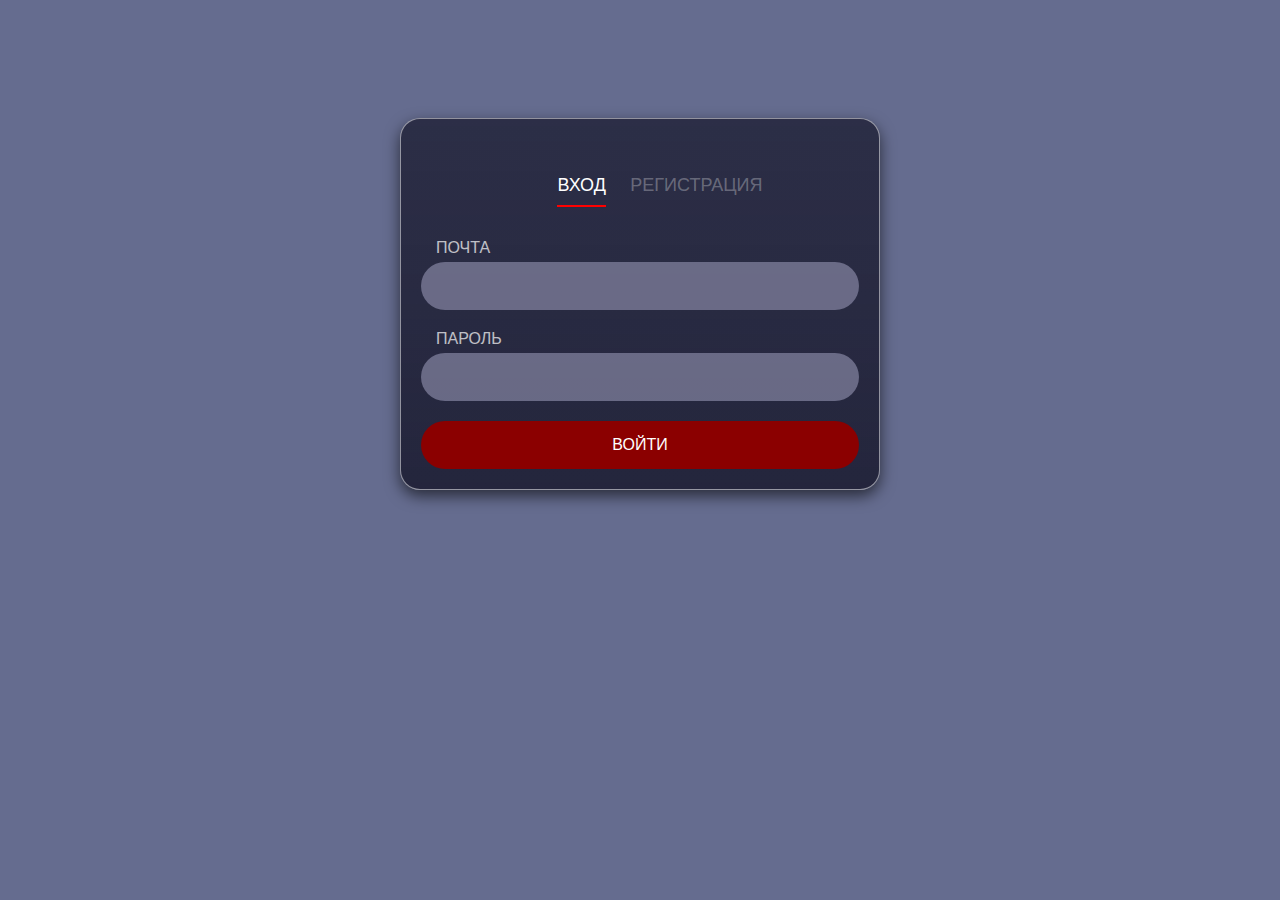
<file: fronted/others_str/donor_registration.html>
<!DOCTYPE html>
<html lang="ru">
<head>
    <meta charset="UTF-8" />
    <meta name="viewport" content="width=device-width, initial-scale=1.0" />
    <title>Регистрация/вход донора</title>
    <link rel="stylesheet" href="../styles/regist_donora.css" />
</head>
<body>
    <div class="container">
        <div class="frame">
            <div class="nav">
                <ul class="links">
                    <li class="signin-active"><a id="signinBtn" class="btn_nav">ВХОД</a></li>
                    <li class="signup-inactive"><a id="signupBtn" class="btn_nav">РЕГИСТРАЦИЯ</a></li>
                </ul>
            </div>
            <form class="form-signin" id="signinForm" action="" method="post" name="form">
                <div class="login_wrap">
                    <label for="username_donar">ПОЧТА</label>
                    <input type="text" id="username_donar" name="username_donar" required />
                </div>
                <div class="login_wrap">
                    <label for="password_user">ПАРОЛЬ</label>
                    <input type="password" id="password_user" name="password_user" required />
                </div>
								<button class="btn">ВОЙТИ</button>
            </form>
            <form class="form-signup" id="signupForm" action="" method="post" name="form">
                <div class="wrap">
                    <label for="fam">Введите Фамилию:</label>
                    <input type="text" id="fam" name="fam"  required />
                </div>
                <div class="wrap">
                    <label for="name">Введите Имя:</label>
                    <input type="text" id="name" name="name"  required />
                </div>
                <div class="wrap">
                    <label for="surname">Введите Отчество:</label>
                    <input type="text" id="surname" name="surname"  required />
                </div>
                <div class="wrap">
                    <label for="phone">Введите Ваш номер телефона</label>
                    <input type="text" id="phone" name="phone"  required />
                </div>
                <div class="wrap">
                    <label for="blood_group">Введите Вашу группу крови</label>
                    <input type="text" id="blood_group" name="blood_group" required />
                </div>
                <div class="wrap">
                    <label for="date_birth">Введите дату рождения</label>
                    <input type="date" id="date_birth" name="date_birth" required />
                </div>
                <div class="wrap">
                    <label for="password">Введите пароль:</label>
                    <input type="password" id="password" name="password"  required />
                </div>
                <p>При входе в систему вашим логином будет ваша почта</p>
                <button class="btn">ЗАРЕГИСТРИРОВАТЬСЯ</button>
								<div class="success" style="display: none;"> 
									<div class="successtext">
											<p>Спасибо за регистрацию! Проверьте вашу почту для подтверждения.</p>
									</div>
							</div>
            </form>

        </div>
    </div>
    <script src="../scripts/donor_in_up.js"></script>
</body>
</html>
</file>
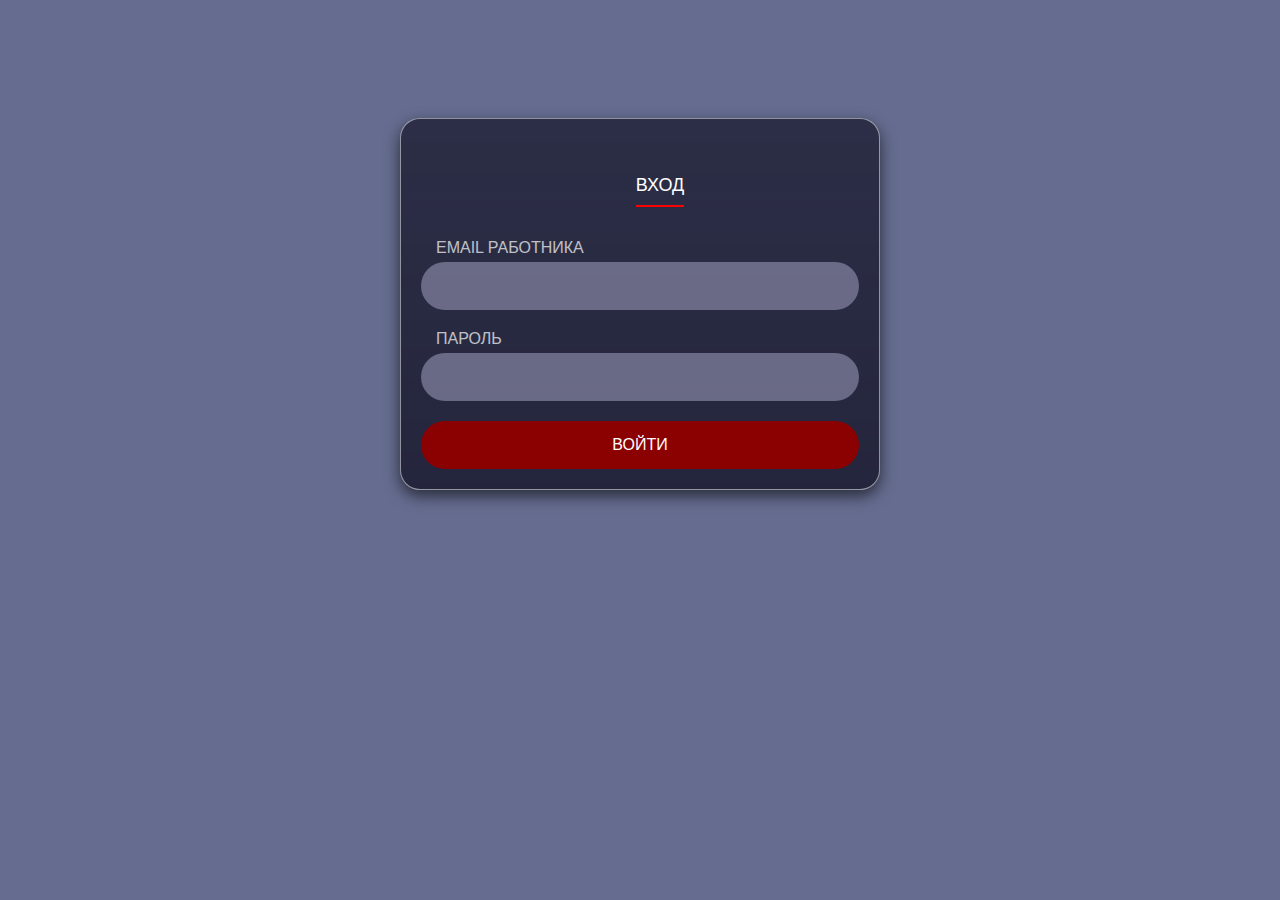
<file: fronted/others_str/medical_staff_dashboard.html>
<!DOCTYPE html>
<html lang="ru">
	<head>
		<meta charset="UTF-8" />
		<title>Личный кабинет медработника</title>
		<style>
			body {
				font-family: Arial;
				padding: 20px;
			}
			.profile {
				margin-bottom: 30px;
			}
			h2 {
				color: #333;
			}
			ul {
				list-style-type: none;
				padding-left: 0;
			}
			li {
				margin: 5px 0;
			}
			a {
				text-decoration: none;
				color: #007bff;
			}
			a:hover {
				text-decoration: underline;
			}
			.logout-btn {
				padding: 10px 20px;
				background-color: #d9534f;
				color: white;
				border: none;
				cursor: pointer;
				border-radius: 5px;
			}
		</style>
	</head>
	<body>
		<h1>Добро пожаловать в ваш личный кабинет</h1>

		<div class="profile">
			<h2>Ваш профиль</h2>
			<ul id="profile-info">
				<li>Загрузка данных...</li>
			</ul>
		</div>

		<div class="links">
			<h2>Ссылки</h2>
			<ul>
				<li><a href="statistics.html">Статистика групп крови</a></li>
			</ul>
		</div>

		<button class="logout-btn" onclick="logout()">Выйти</button>

		<script>
			const accessToken = localStorage.getItem('access_token')
			if (!accessToken) {
				alert('Вы не авторизованы')
				window.location.href = 'medical_staff_registration.html'
			}

			async function loadProfile() {
				try {
					const res = await fetch('http://127.0.0.1:8000/med_work/me_info', {
						headers: {
							Authorization: `Bearer ${accessToken}`,
						},
					})

					if (!res.ok) {
						throw new Error(`Ошибка HTTP: ${res.status}`)
					}

					const data = await res.json()

					const profileDiv = document.getElementById('profile-info')
					profileDiv.innerHTML = `
        <li><strong>ФИО:</strong> ${data.user_info.surname} ${data.user_info.name} ${data.user_info.namedad || ''}</li>
        <li><strong>Email:</strong> ${data.user_info.email}</li>
        <li><strong>Должность:</strong> ${data.medical_info.job_title}</li>
        <li><strong>Место работы:</strong> ${data.medical_info.hospital}</li>
        <li><strong>Телефон:</strong> ${data.medical_info.phone}</li>
      `
				} catch (err) {
					console.error('Ошибка загрузки профиля:', err)
					alert('Ошибка загрузки профиля: ' + err.message)
				}
			}

			function logout() {
				localStorage.removeItem('access_token')
				localStorage.removeItem('refresh_token')
				window.location.href = 'medical_staff_registration.html'
			}

			document.addEventListener('DOMContentLoaded', loadProfile)
		</script>
	</body>
</html>
</file>
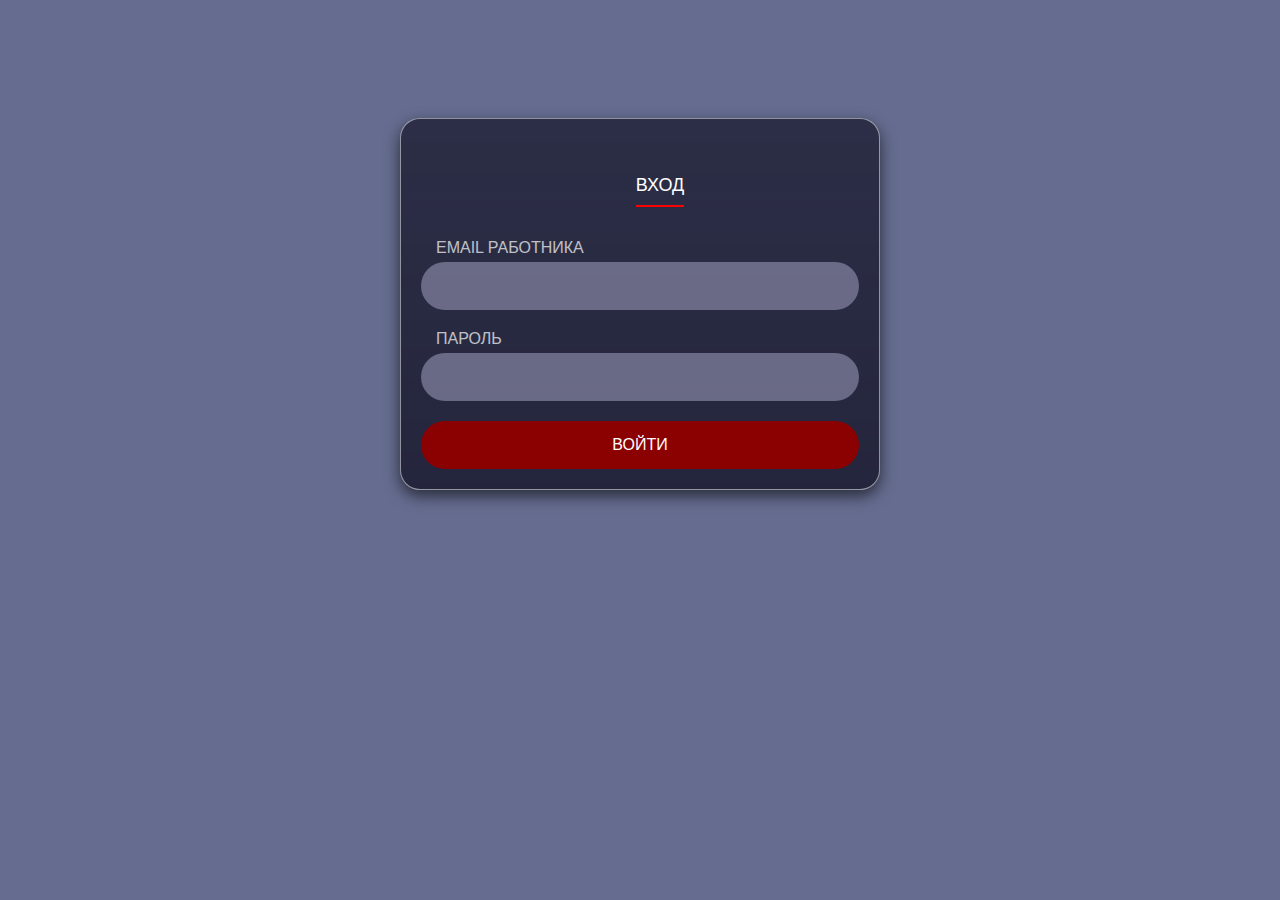
<file: fronted/others_str/medical_staff_registration.html>
<!DOCTYPE html>
<html lang="en">
<head>
    <meta charset="UTF-8" />
    <meta name="viewport" content="width=device-width, initial-scale=1.0" />
    <title>Вход работника</title>
    <link rel="stylesheet" href="../styles/login_work.css" />
</head>
<body>
    <div class="container">
        <div class="frame">
            <div class="nav">
                <ul class="links">
                    <li class="signin-active"><a id="signinBtn" class="btn_nav">ВХОД</a></li>
                </ul>
            </div>
            <form class="form-signin" id="signinForm" action="http://127.0.0.1:8000/auth/login/staff" method="post" name="form">
                <div class="login_wrap">
                    <label for="email">EMAIL РАБОТНИКА</label>
                    <input type="email" id="email" name="username" required />
                </div>
                <div class="login_wrap">
                    <label for="password">ПАРОЛЬ</label>
                    <input type="password" id="password" name="password" required />
                </div>
				<button class="btn">ВОЙТИ</button>
            </form>
        </div>
    </div>
    <script>
        document.getElementById('signinForm').addEventListener('submit', async function(event) {
        event.preventDefault();

        const formData = new FormData(event.target);
        const username = formData.get('username');
        const password = formData.get('password');

        try {
            const response = await fetch('http://127.0.0.1:8000/auth/login/staff', {
                method: 'POST',
                headers: {
                    'Content-Type': 'application/x-www-form-urlencoded',
                },
                body: new URLSearchParams(formData),
            });

            if (!response.ok) {
                const errorData = await response.json();
                throw new Error(errorData.detail || 'Ошибка авторизации');
            }

            const data = await response.json();
            console.log(data);

            localStorage.setItem('access_token', data.access_token);
            localStorage.setItem('refresh_token', data.refresh_token);
            localStorage.setItem('user_role', data.user_role);

            if (data.user_role === 'admin') {
                window.location.href = './admin_dashboard.html';
            } else {
                window.location.href = './medical_staff_dashboard.html';
            }
        } catch (error) {
            console.error('Ошибка при авторизации:', error);
            alert(error.message || 'Ошибка при авторизации. Проверьте логин и пароль.');
        }
    });
    </script>
</body>
</html>
</file>
<file: fronted/styles/regist_donora.css>
/* 
* {
	padding: 0;
	margin: 0;
	box-sizing: border-box;

}
body,
html {
  height: 100%;
  font-family: 'Quicksand', sans-serif;
  -webkit-font-smoothing: antialiased;
  -moz-osx-font-smoothing: grayscale;
}
body{
	background: rgba(30,29,31,1);
	background: -moz-linear-gradient(-45deg, rgba(30,29,31,1) 0%, rgba(223,64,90,1) 100%);
	background: -webkit-gradient(left top, right bottom, color-stop(0%, rgba(30,29,31,1)), color-stop(100%, rgba(223,64,90,1)));
	background: -webkit-linear-gradient(-45deg, rgba(30,29,31,1) 0%, rgba(223,64,90,1) 100%);
	background: -o-linear-gradient(-45deg, rgba(30,29,31,1) 0%, rgba(223,64,90,1) 100%);
	background: -ms-linear-gradient(-45deg, rgba(30,29,31,1) 0%, rgba(223,64,90,1) 100%);
	background: linear-gradient(135deg, rgba(30,29,31,1) 0%, rgba(223,64,90,1) 100%);
}
h1 {
	display: flex;
	justify-content: center;
	margin-bottom: 20px;
	margin-top: 30px;
	color: white;
}
.frame {
	margin-top: 60px;
	position: absolute;
	top: 50%;
	left: 50%;
	transform: translate(-50%, -50%);
	border-radius: 30px;
	background-color: #F4C2C2;
	box-shadow: 0px 10px 35px 10px #c21c1c;
	padding: 20px;
}
p {
	margin-top: 20px;
	font-weight: 700;
	font-style: italic;
	background-color: #F4C2C2;

}
.btn {
	position: relative;
	left: 50%;
	transform: translate(-50%, 0);
	margin-top: 20px;
	padding: 10px 20px;
	text-align: center;
	font-size: 20px;
	transition: 0.5s;
	background-size: 200% auto;
	color: white;
	border: none;
	border-radius: 10px;
	background-image: linear-gradient(to right, #7A2A2A 0%, #c55353 51%, #7A2A2A 100%);
	cursor: pointer;
}
.btn:hover {
	background-position: right center;
}
.wrap {
	margin-top: 25px;
	background-color: #F4C2C2;
}
label {
	font-weight: 700;
	display: block;
	margin-bottom: 5px;
	margin-left: 10px;
}
input {
	width: 100%;
	padding: 15px;
	border: none;
	border-radius: 5px;
	color: #333;
	font-size: 16px;
	transition: background-color 0.3s;
	border-radius: 30px;
}
input:focus {
	background-color: #d39494;
	outline: none;
} */




/* 
body * {
	box-sizing: border-box;
	font-family: 'Open Sans', sans-serif;
}
html{
	background-color: rgba(49, 59, 105, 0.75);
}

.container {
	width: 100%;
	padding-top: 60px;
	padding-bottom: 100px;
}

.frame {
	width: 480px;
	background: linear-gradient(rgba(35, 43, 85, 0.75), rgba(35, 43, 85, 0.95));
	margin-left: auto;
	margin-right: auto;
	margin-top: 50px;
	border: solid 1px rgba(255, 255, 255, 0.5);
	border-radius: 20px;
	box-shadow: 0px 6px 15px rgba(0, 0, 0, 0.6);
	transition: all 1s ease;
}

.nav {
	width: 100%;
	height: 100px;
	padding-top: 40px;
	opacity: 1;
	transition: all .5s ease;
	display: flex;
	justify-content: space-around; 
}

li {
	padding-left: 10px;
	font-size: 18px;
	display: inline;
	text-align: left;
	text-transform: uppercase;
	padding-right: 10px;
	color: #ffffff;
}

.signin-active a, .signup-active a {
	padding-bottom: 10px;
	color: #ffffff;
	text-decoration: none;
	border-bottom: solid 2px #1059FF;
	transition: all .25s ease;
	cursor: pointer;
}

.signin-inactive a, .signup-inactive a {
	padding-bottom: 0;
	color: rgba(255, 255, 255, .3);
	text-decoration: none;
	border-bottom: none;
	cursor: pointer;
}

.form-signin, .form-signup {
	width: 100%; 
	padding: 20px; 
	transition: opacity .5s ease, transform .5s ease;
	display: none; 
}

.form-signin.active, .form-signup.active {
	display: block; 
}
label{
	padding-left: 15px;
	color: white;
	opacity: 0.7;
}
input {
	margin-top: 5px;
	margin-bottom: 20px;
	width: 100%;
	padding: 15px;
	border: none;
	border-radius: 30px; 
	color: #000000;
	font-size: 16px;
	transition: background-color 0.3s;
	background-color: rgba(200, 200, 200, 0.5);
}

input:focus {
	background-color: rgba(158, 158, 158, 0.5); 
	outline: none;
}

p {
	margin-top: 20px;
	font-weight: 700;
	font-style: italic;
	color: #ffffff; 
	opacity: 0.7;
}

.btn {
	width: 100%; 
	background-color: #1059FF; 
	color: white; 
	border: none; 
	border-radius: 30px; 
	padding: 15px; 
	font-size: 16px; 
	text-align: center; 
	cursor: pointer; 
	transition: background-color 0.3s; 
}

.btn:hover {
	background-color: #0e4bbf; 
} */




body * {
	box-sizing: border-box;
	font-family: 'Open Sans', sans-serif;
}
html {
	/* background-color: rgba(30, 30, 60, 0.8);  */
	background-color: rgba(49, 59, 105, 0.75);
}

.container {
	width: 100%;
	padding-top: 60px;
	padding-bottom: 100px;
}

.frame {
	width: 480px;
	background: linear-gradient(rgba(20, 20, 40, 0.7), rgba(20, 20, 40, 0.8)); 
	margin-left: auto;
	margin-right: auto;
	margin-top: 50px;
	border: solid 1px rgba(255, 255, 255, 0.5);
	border-radius: 20px;
	box-shadow: 0px 6px 15px rgba(0, 0, 0, 0.6);
	transition: all 1s ease;
}

.nav {
	width: 100%;
	height: 100px;
	padding-top: 40px;
	opacity: 1;
	transition: all .5s ease;
	display: flex;
	justify-content: space-around; 
}

li {
	padding-left: 10px;
	font-size: 18px;
	display: inline;
	text-align: left;
	text-transform: uppercase;
	padding-right: 10px;
	color: #ffffff;
}

.signin-active a, .signup-active a {
	padding-bottom: 10px;
	color: #ffffff;
	text-decoration: none;
	border-bottom: solid 2px #FF0000; 
	transition: all .25s ease;
	cursor: pointer;
}

.signin-inactive a, .signup-inactive a {
	padding-bottom: 0;
	color: rgba(255, 255, 255, .3);
	text-decoration: none;
	border-bottom: none;
	cursor: pointer;
}

.form-signin, .form-signup {
	width: 100%; 
	padding: 20px; 
	transition: opacity .5s ease, transform .5s ease;
	display: none; 
}

.form-signin.active, .form-signup.active {
	display: block; 
}
label {
	padding-left: 15px;
	color: white;
	opacity: 0.7;
}
input {
	margin-top: 5px;
	margin-bottom: 20px;
	width: 100%;
	padding: 15px;
	border: none;
	border-radius: 30px; 
	color: #000000;
	font-size: 16px;
	transition: background-color 0.3s;
	background-color: rgba(150, 150, 180, 0.6); 
}

input:focus {
	background-color: rgba(180, 180, 220, 0.6); 
	outline: none;
	
}

p {
	margin-top: 20px;
	font-weight: 700;
	font-style: italic;
	color: #ffffff; 
	opacity: 0.7;
}

.btn {
	width: 100%; 
	background-color: #8B0000; 
	color: white; 
	border: none; 
	border-radius: 30px; 
	padding: 15px; 
	font-size: 16px; 
	text-align: center; 
	cursor: pointer; 
	transition: background-color 0.3s; 
}

.btn:hover {
	background-color: #BF0000;
}

.modal {
    display: none;
    position: fixed;
    top: 0;
    left: 0;
    width: 100%;
    height: 100%;
    background-color: rgba(0, 0, 0, 0.8);
    z-index: 1000;
    justify-content: center;
    align-items: center;
    font-family: 'Roboto', sans-serif;
}

.modal-content {
    position: relative;
    width: 90%;
    max-width: 500px;
    padding: 30px;
    background: linear-gradient(135deg, #1a1a2e 0%, #16213e 100%);
    border-radius: 12px;
    box-shadow: 0 10px 25px rgba(0, 0, 0, 0.5);
    border: 1px solid #e94560;
    animation: modalAppear 0.4s ease-out;
    overflow: hidden;
}

.modal-content::before {
    content: "";
    position: absolute;
    top: 0;
    left: 0;
    right: 0;
    height: 4px;
    background: linear-gradient(90deg, #e94560 0%, #533483 100%);
}

.modal-icon {
    width: 80px;
    height: 80px;
    margin: 0 auto 20px;
    background-color: #e94560;
    color: white;
    border-radius: 50%;
    display: flex;
    justify-content: center;
    align-items: center;
    font-size: 40px;
    font-weight: bold;
    box-shadow: 0 0 0 10px rgba(233, 69, 96, 0.2);
    position: relative;
}

.modal-icon::after {
    content: "";
    position: absolute;
    width: 100%;
    height: 100%;
    border: 2px dashed #fff;
    border-radius: 50%;
    animation: pulse 2s infinite linear;
}

.modal h2 {
    color: #fff;
    text-align: center;
    margin-bottom: 20px;
    font-size: 24px;
    position: relative;
    display: inline-block;
    width: 100%;
}

.modal h2::after {
    content: "🩸";
    position: absolute;
    right: 10px;
    top: 50%;
    transform: translateY(-50%);
}

.modal-message {
    color: #c9c9c9;
    line-height: 1.6;
    margin-bottom: 25px;
    font-size: 16px;
    background: rgba(25, 25, 45, 0.7);
    padding: 20px;
    border-radius: 8px;
    border-left: 3px solid #e94560;
}

.modal-message p {
    margin-bottom: 15px;
    position: relative;
    padding-left: 25px;
}

.modal-message p::before {
    content: "•";
    color: #e94560;
    font-size: 20px;
    position: absolute;
    left: 0;
    top: -3px;
}

.modal-btn {
    display: block;
    width: 100%;
    padding: 12px;
    background: linear-gradient(to right, #e94560, #943d7a);
    color: white;
    border: none;
    border-radius: 6px;
    font-size: 16px;
    font-weight: bold;
    cursor: pointer;
    transition: all 0.3s ease;
    text-transform: uppercase;
    letter-spacing: 1px;
    position: relative;
    overflow: hidden;
}

.modal-btn:hover {
    background: linear-gradient(to right, #ff4d7a, #b34d8d);
    transform: translateY(-2px);
    box-shadow: 0 5px 15px rgba(233, 69, 96, 0.4);
}

.modal-btn:active {
    transform: translateY(0);
}

.modal-btn::after {
    content: "🩹";
    position: absolute;
    right: 20px;
    top: 50%;
    transform: translateY(-50%);
}

@keyframes modalAppear {
    from {
        opacity: 0;
        transform: translateY(-50px);
    }
    to {
        opacity: 1;
        transform: translateY(0);
    }
}

@keyframes pulse {
    0% {
        transform: scale(1);
        opacity: 1;
    }
    100% {
        transform: scale(1.3);
        opacity: 0;
    }
}

.modal-content::after {
    content: "❤";
    position: absolute;
    font-size: 100px;
    opacity: 0.05;
    right: 20px;
    bottom: 20px;
    z-index: -1;
}

@media (max-width: 600px) {
    .modal-content {
        width: 95%;
        padding: 20px;
    }

    .modal-icon {
        width: 60px;
        height: 60px;
        font-size: 30px;
    }

    .modal h2 {
        font-size: 20px;
    }

    .modal-message {
        font-size: 14px;
    }
}
</file>
<file: fronted/styles/login_work.css>
body * {
	box-sizing: border-box;
	font-family: 'Open Sans', sans-serif;
}
html{
	background-color: rgba(49, 59, 105, 0.75);
}
.container {
	width: 100%;
	padding-top: 60px;
	padding-bottom: 100px;
}

.frame {
	width: 480px;
	background: linear-gradient(rgba(20, 20, 40, 0.7), rgba(20, 20, 40, 0.8)); 
	margin-left: auto;
	margin-right: auto;
	margin-top: 50px;
	border: solid 1px rgba(255, 255, 255, 0.5);
	border-radius: 20px;
	box-shadow: 0px 6px 15px rgba(0, 0, 0, 0.6);
	transition: all 1s ease;
}

.nav {
	width: 100%;
	height: 100px;
	padding-top: 40px;
	opacity: 1;
	transition: all .5s ease;
	display: flex;
	justify-content: space-around; 
}

li {
	padding-left: 10px;
	font-size: 18px;
	display: inline;
	text-align: left;
	text-transform: uppercase;
	padding-right: 10px;
	color: #ffffff;
}
.signin-active a {
	padding-bottom: 10px;
	color: #ffffff;
	text-decoration: none;
	border-bottom: solid 2px #FF0000; 
	transition: all .25s ease;
	cursor: pointer;
}
.form-signin {
	width: 100%; 
	padding: 20px; 
	transition: opacity .5s ease, transform .5s ease;
}

label{
	padding-left: 15px;
	color: white;
	opacity: 0.7;
}
input {
	margin-top: 5px;
	margin-bottom: 20px;
	width: 100%;
	padding: 15px;
	border: none;
	border-radius: 30px; 
	color: #000000;
	font-size: 16px;
	transition: background-color 0.3s;
	background-color: rgba(150, 150, 180, 0.6); 
}

input:focus {
	background-color: rgba(180, 180, 220, 0.6); 
	outline: none;
}

p {
	margin-top: 20px;
	font-weight: 700;
	font-style: italic;
	color: #ffffff; 
	opacity: 0.7;
}

.btn {
	width: 100%; 
	background-color: #8B0000; 
	color: white; 
	border: none; 
	border-radius: 30px; 
	padding: 15px; 
	font-size: 16px; 
	text-align: center; 
	cursor: pointer; 
	transition: background-color 0.3s; 
}

.btn:hover {
	background-color: #BF0000;
}
</file>
